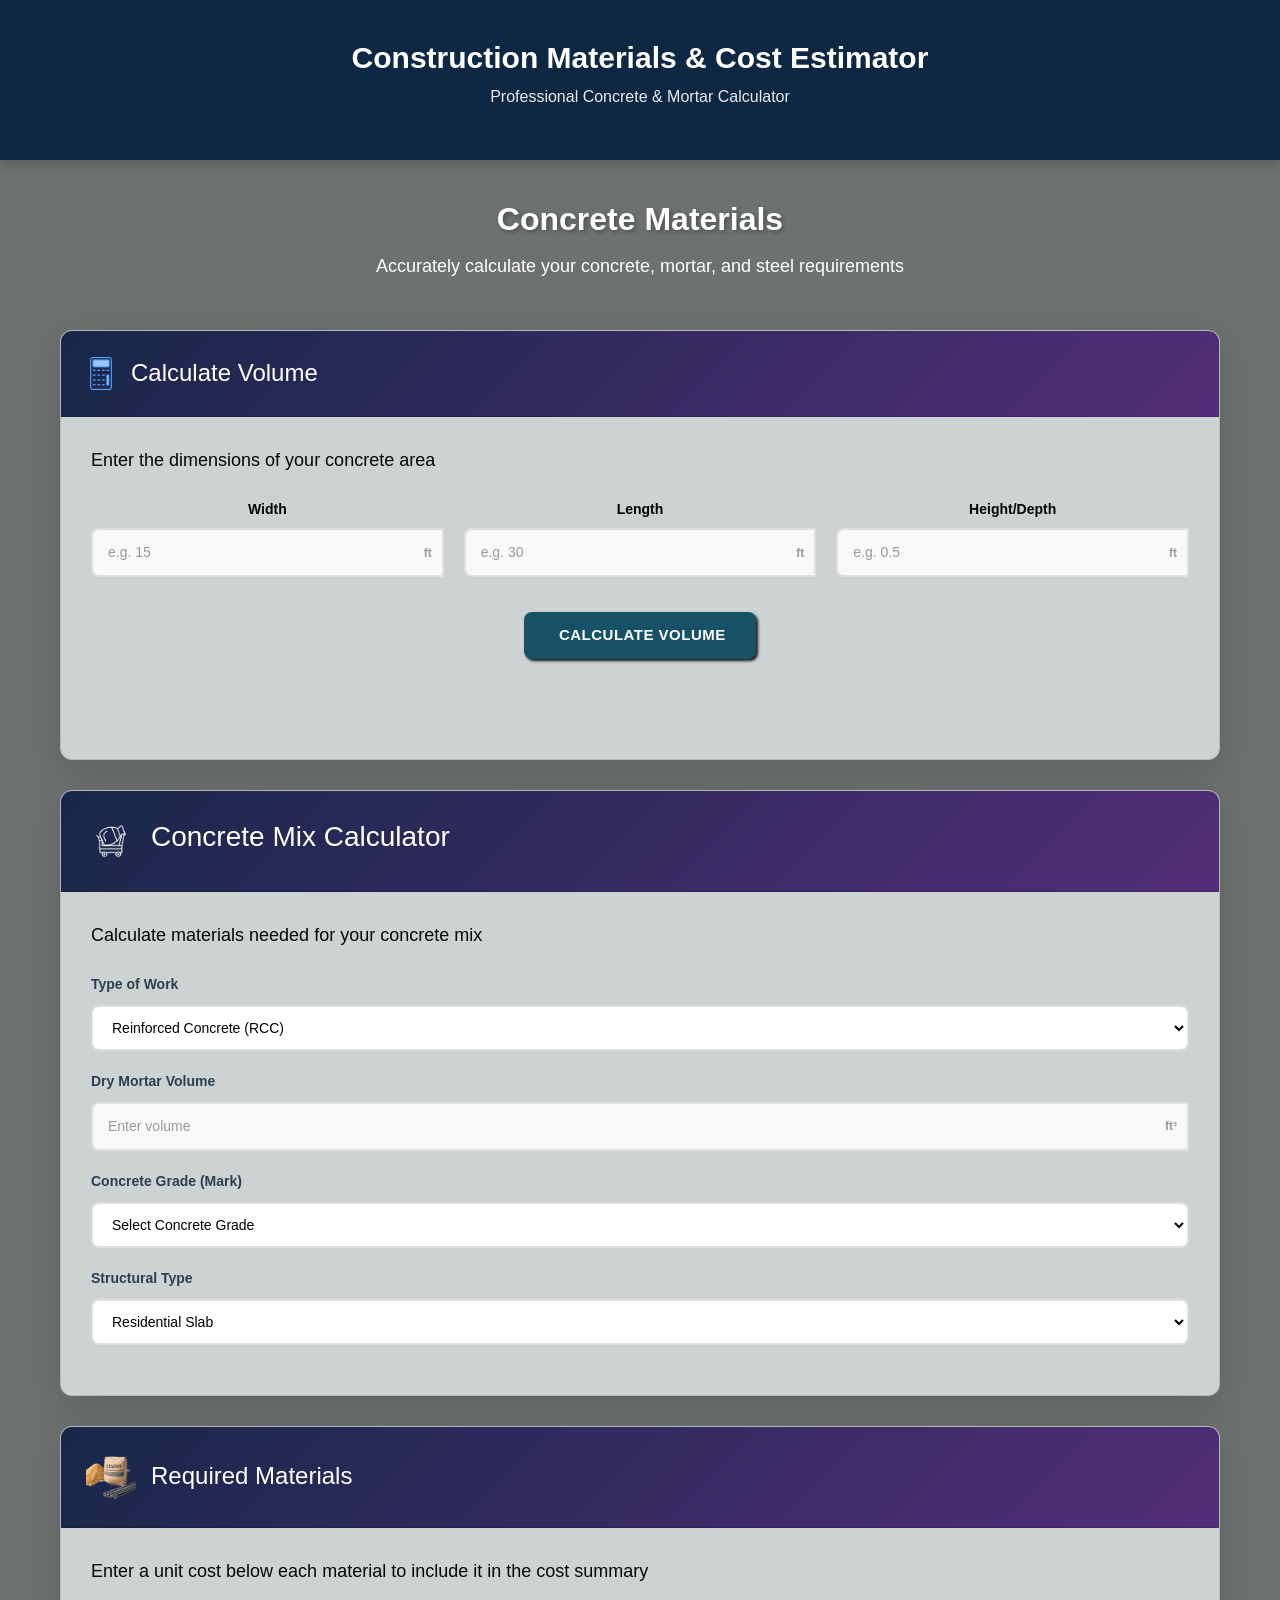
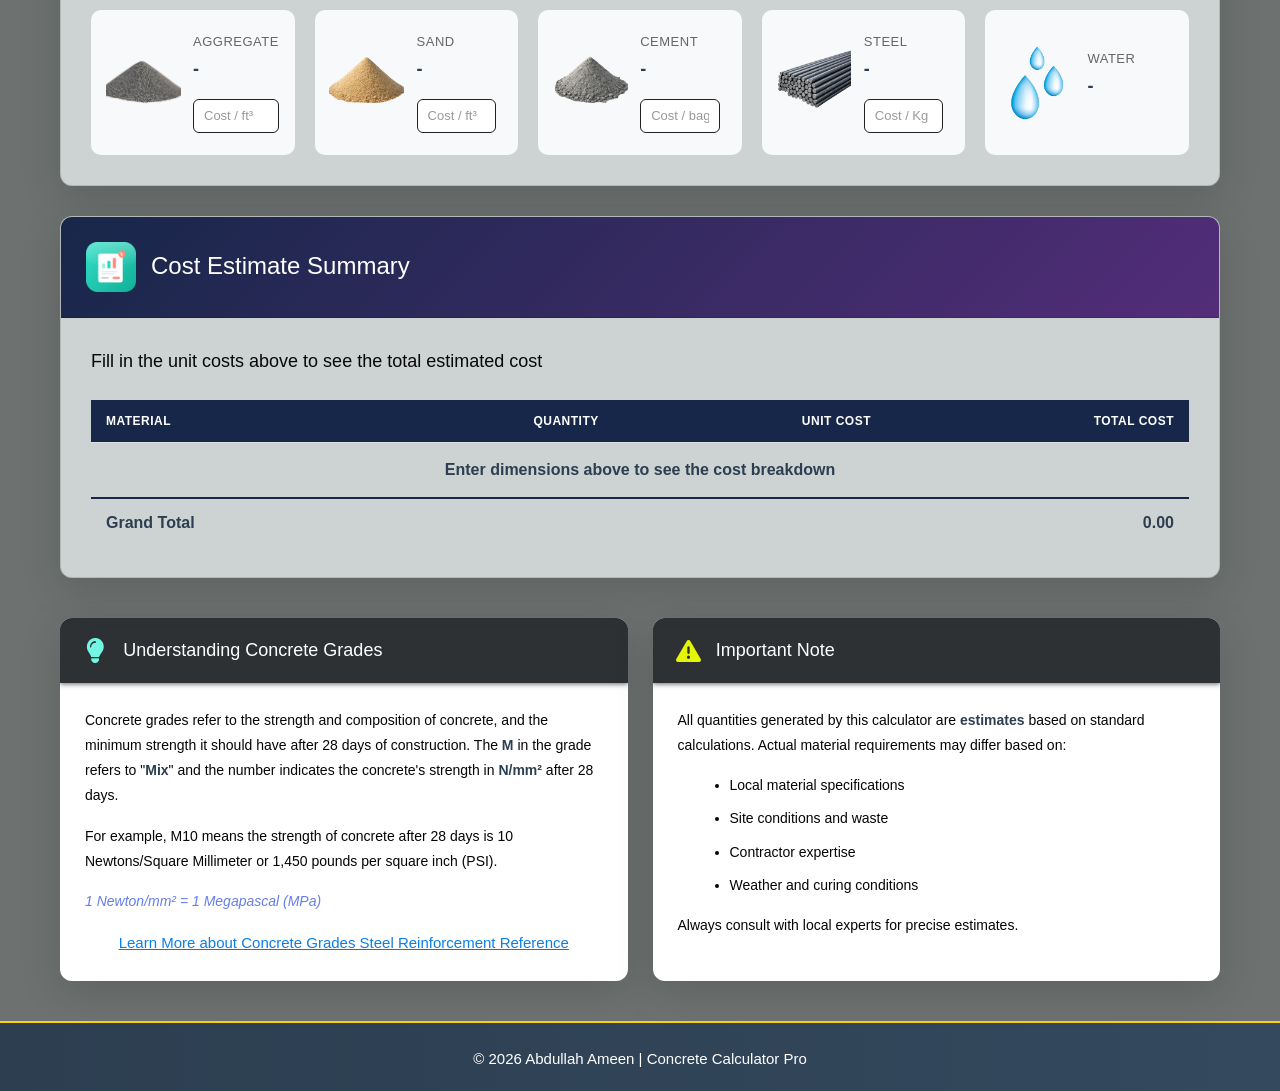
<file: index.html>
<!DOCTYPE html>
<html lang="en">
<head>
    <meta charset="UTF-8">
    <meta name="viewport" content="width=device-width, initial-scale=1.0">  
    <link rel="stylesheet" href="css/bootstrap.min.css">
    <link rel="stylesheet" href="css/style.css">
    <link rel="stylesheet" href="data/all.min.css">
    <title>Concrete Materials Calculator - Professional Grade</title>
    <meta property="og:image:type" content="data/materials.png" />
</head>
<body>
    <!-- Navigation Header -->
    <nav class="navbar">
        <div class="nav-container">
            <div class="nav-brand">
                <span class="nav-brand-text">Construction Materials & Cost Estimator</span>
            </div>
            <p class="nav-subtitle">Professional Concrete & Mortar Calculator</p>
        </div>
    </nav>

    <div class="main-container">
        <!-- Hero Section -->
        <div class="hero-section">
            <div class="hero-content">
                <h1 style="font-size: 32px;">Concrete Materials</h1>
                <p>Accurately calculate your concrete, mortar, and steel requirements</p>
            </div>
        </div>

        <!-- Main Content -->
        <div class="content-wrapper">
            <!-- Volume Calculator Section -->
            <div class="card volume-card">
                <div class="card-header">
                    <img src="data/calculator.png" alt="" class="icon">
                    <h2> Calculate Volume</h2>
                </div>
                <div class="card-body">
                    <p class="section-description">Enter the dimensions of your concrete area</p>
                    <form id="calculationForm" class="dimension-form">
                        <div class="form-row">
                            <div class="form-group">
                                <label for="a">Width</label>
                                <div class="input-group">
                                    <input type="number" id="a" placeholder="e.g. 15" step="0.1" min="0">
                                    <span class="unit">ft</span>
                                </div>
                            </div>
                            <div class="form-group">
                                <label for="b">Length</label>
                                <div class="input-group">
                                    <input type="number" id="b" placeholder="e.g. 30" step="0.1" min="0">
                                    <span class="unit">ft</span>
                                </div>
                            </div>
                            <div class="form-group">
                                <label for="c">Height/Depth</label>
                                <div class="input-group">
                                    <input type="number" id="c" placeholder="e.g. 0.5" step="0.1" min="0">
                                    <span class="unit">ft</span>
                                </div>
                            </div>
                        </div>
                        <button type="button" onclick="calculate()" class="btn btn-primary allignment">
                         &nbsp;Calculate Volume
                        </button>
                    </form>
                    <div id="result" class="result-box"></div>
                </div>
            </div>

            <!-- Mortar Calculator Section -->
            <div class="card mortar-card">
                <div class="card-header">
                    <img src="data/mix.png" alt="" class="icon1">
                    <h3>Concrete Mix Calculator</h3>
                </div>
                <div class="card-body">
                    <p class="section-description">Calculate materials needed for your concrete mix</p>

                    <div class="input-section">
                        <label for="workType" class="label-title">Type of Work</label>
                        <select id="workType" onchange="handleWorkTypeChange()" class="select-grade">
                            <option value="rcc" selected>Reinforced Concrete (RCC)</option>
                            <option value="brick">Brick Masonry</option>
                            <option value="stone">Stone Masonry</option>
                        </select>
                    </div>

                    <div class="input-section">
                        <label for="moratrVolume" class="label-title" id="volumeLabel">Dry Mortar Volume</label>
                        <div class="input-group">
                            <input type="number" id="moratrVolume" placeholder="Enter volume" step="0.1" min="0" oninput="mortarcalculator()">
                            <span class="unit">ft³</span>
                        </div>
                    </div>

                    <div class="input-section" id="concreteGradeSection">
                        <label for="ConcreteMarks" class="label-title">Concrete Grade (Mark)</label>
                        <select id="ConcreteMarks" onchange="mortarcalculator()" class="select-grade">
                            <option value="" disabled selected>Select Concrete Grade</option>
                            <option value="M5-1:5:10">M5 - 1:5:10 (Weak)</option>
                            <option value="M7.5-1:4:8">M7.5 - 1:4:8</option>
                            <option value="M10-1:3:6">M10 - 1:3:6</option>
                            <option value="M15-1:2:4">M15 - 1:2:4</option>
                            <option value="M20-1:1.5:3">M20 - 1:1.5:3</option>
                            <option value="M25-1:1:2">M25 - 1:1:2 (Strong)</option>
                        </select>
                    </div>

                    <div class="input-section" id="structuralTypeSection">
                        <label for="steelType" class="label-title">Structural Type</label>
                        <select id="steelType" onchange="mortarcalculator()" class="select-grade">
                            <option value="residential" selected>Residential Slab</option>
                            <option value="footing">Footing</option>
                            <option value="beam_column">Beam & Column</option>
                            <option value="heavy">Heavily Reinforced</option>
                        </select>
                    </div>

                    <div class="input-section" id="masonryRatioSection" style="display:none;">
                        <label for="masonryRatio" class="label-title">Mortar Ratio (Cement : Sand)</label>
                        <select id="masonryRatio" onchange="mortarcalculator()" class="select-grade">
                            <option value="1:3">1:3 (Rich)</option>
                            <option value="1:4">1:4</option>
                            <option value="1:6" selected>1:6 (Standard)</option>
                            <option value="1:8">1:8 (Lean)</option>
                        </select>
                    </div>
                </div>

            </div>

            <!-- Results Section -->
            <div class="card results-card">
                <div class="card-header">
                    <img src="data/materials.png" alt="" class="icon1">
                    <h2>Required Materials</h2>
                </div>
                <div class="card-body">
                    <p class="section-description">Enter a unit cost below each material to include it in the cost summary</p>
                    <div class="results-grid">
                        <div class="result-item" id="aggregateItem">
                            <div class="result-icon aggregate-icon">
                                <img src="data/aggregate.png" alt="Aggregate" class="result-icon-img">
                            </div>
                            <div class="result-content">
                                <p class="result-label">Aggregate</p>
                                <p class="result-value" id="aggregateResult">-</p>
                                <div class="cost-input">
                                    <input type="number" id="aggregateCost" placeholder="Cost / ft³" min="0" step="0.01" oninput="updateSummary()">
                                </div>
                            </div>
                        </div>
                        <div class="result-item" id="sandItem">
                            <div class="result-icon sand-icon">
                                <img src="data/sand.png" alt="Sand" class="result-icon-img">
                            </div>
                            <div class="result-content">
                                <p class="result-label">Sand</p>
                                <p class="result-value" id="sandResult">-</p>
                                <div class="cost-input">
                                    <input type="number" id="sandCost" placeholder="Cost / ft³" min="0" step="0.01" oninput="updateSummary()">
                                </div>
                            </div>
                        </div>
                        <div class="result-item" id="cementItem">
                            <div class="result-icon cement-icon">
                                <img src="data/cement.png" alt="Cement" class="result-icon-img">
                            </div>
                            <div class="result-content">
                                <p class="result-label">Cement</p>
                                <p class="result-value" id="cementResult">-</p>
                                <div class="cost-input">
                                    <input type="number" id="cementCost" placeholder="Cost / bag" min="0" step="0.01" oninput="updateSummary()">
                                </div>
                            </div>
                        </div>
                        <div class="result-item" id="steelItem">
                            <div class="result-icon steel-icon">
                                <img src="data/steel.png" alt="Steel" class="result-icon-img">
                            </div>
                            <div class="result-content">
                                <p class="result-label">Steel</p>
                                <p class="result-value" id="steelResult">-</p>
                                <div class="cost-input">
                                    <input type="number" id="steelCost" placeholder="Cost / Kg" min="0" step="0.01" oninput="updateSummary()">
                                </div>
                            </div>
                        </div>
                        <div class="result-item" id="bricksItem" style="display:none;">
                            <div class="result-icon bricks-icon">
                                <img src="data/Bricks.png" alt=""  class="result-icon-img">
                            </div>
                            <div class="result-content">
                                <p class="result-label">Bricks</p>
                                <p class="result-value" id="bricksResult">-</p>
                                <div class="cost-input">
                                    <input type="number" id="bricksCost" placeholder="Cost / brick" min="0" step="0.01" oninput="updateSummary()">
                                </div>
                            </div>
                        </div>
                        <div class="result-item" id="stoneItem" style="display:none;">
                            <div class="result-icon stone-icon">
                                <img src="data/stone.png" alt=""  class="result-icon-img">

                            </div>
                            <div class="result-content">
                                <p class="result-label">Stone</p>
                                <p class="result-value" id="stoneResult">-</p>
                                <div class="cost-input">
                                    <input type="number" id="stoneCost" placeholder="Cost / ft³" min="0" step="0.01" oninput="updateSummary()">
                                </div>
                            </div>
                        </div>
                        <div class="result-item" id="waterItem">
                            <div class="result-icon water-icon" >
                                <img src="data/water.png" alt="Water" class="result-icon-img" style="font-size: 12px;">
                            </div>
                            <div class="result-content">
                                <p class="result-label">Water</p>
                                <p class="result-value" id="waterResult">-</p>
                            </div>
                        </div>
                    </div>
                </div>
            </div>

            <!-- Cost Summary Section -->
            <div class="card summary-card">
                <div class="card-header">
                    <img src="data/estimates.png" alt="" class="icon1">

                    <h2>Cost Estimate Summary</h2>
                </div>
                <div class="card-body">
                    <p class="section-description">Fill in the unit costs above to see the total estimated cost</p>
                    <div class="table-responsive">
                        <table class="summary-table">
                            <thead>
                                <tr>
                                    <th>Material</th>
                                    <th>Quantity</th>
                                    <th>Unit Cost</th>
                                    <th>Total Cost</th>
                                </tr>
                            </thead>
                            <tbody id="summaryTableBody">
                                <tr><td colspan="4" class="summary-empty">Enter dimensions above to see the cost breakdown</td></tr>
                            </tbody>
                            <tfoot>
                                <tr class="summary-total-row">
                                    <td colspan="3">Grand Total</td>
                                    <td id="grandTotal">0.00</td>
                                </tr>
                            </tfoot>
                        </table>
                    </div>
                </div>
            </div>

            <!-- Information Section -->
            <div class="info-section">
                <div class="info-card notes-card">
                    <div class="info-header">
                        <i class="fas fa-lightbulb" style="color: #73f7e5; font-size:25px"></i>
                        <h3>Understanding Concrete Grades</h3>
                    </div>
                    <div class="info-content">
                        <p>Concrete grades refer to the strength and composition of concrete, and the minimum strength it should have after 28 days of construction. The <strong>M</strong> in the grade refers to "<strong>Mix</strong>" and the number indicates the concrete's strength in <strong>N/mm²</strong> after 28 days.</p>
                        <p>For example, M10 means the strength of concrete after 28 days is 10 Newtons/Square Millimeter or 1,450 pounds per square inch (PSI).</p>
                        <p><em>1 Newton/mm² = 1 Megapascal (MPa)</em></p>
                        <div style="text-align:center;"><a href="ConcreteMark.html"  target="_blank"><span style="color:rgb(10, 126, 235); font-size:15px;"> Learn More about Concrete Grades Steel Reinforcement Reference</span></a></div>
                    </div>
                </div>

                <div class="info-card disclaimer-card">
                    <div class="info-header">
                        <i class="fas fa-exclamation-triangle" style="color: #e5f506; font-size:25px;"></i>
                        <h3>Important Note</h3>
                    </div>
                    <div class="info-content">
                        <p>All quantities generated by this calculator are <strong>estimates</strong> based on standard calculations. Actual material requirements may differ based on:</p>
                        <ul>
                            <li>Local material specifications</li>
                            <li>Site conditions and waste</li>
                            <li>Contractor expertise</li>
                            <li>Weather and curing conditions</li>
                        </ul>
                        <p>Always consult with local experts for precise estimates.</p>
                    </div>
                </div>
            </div>
        </div>
    </div>

    <!-- Footer -->
    <footer class="footer">
        <div class="footer-content">
            <p class="footer-text">&copy; <span id="year"></span> Abdullah Ameen | Concrete Calculator Pro</p>
        </div>
    </footer>

    <script type="text/javascript" src="js/script.js"></script>
</body>
</html>
</file>
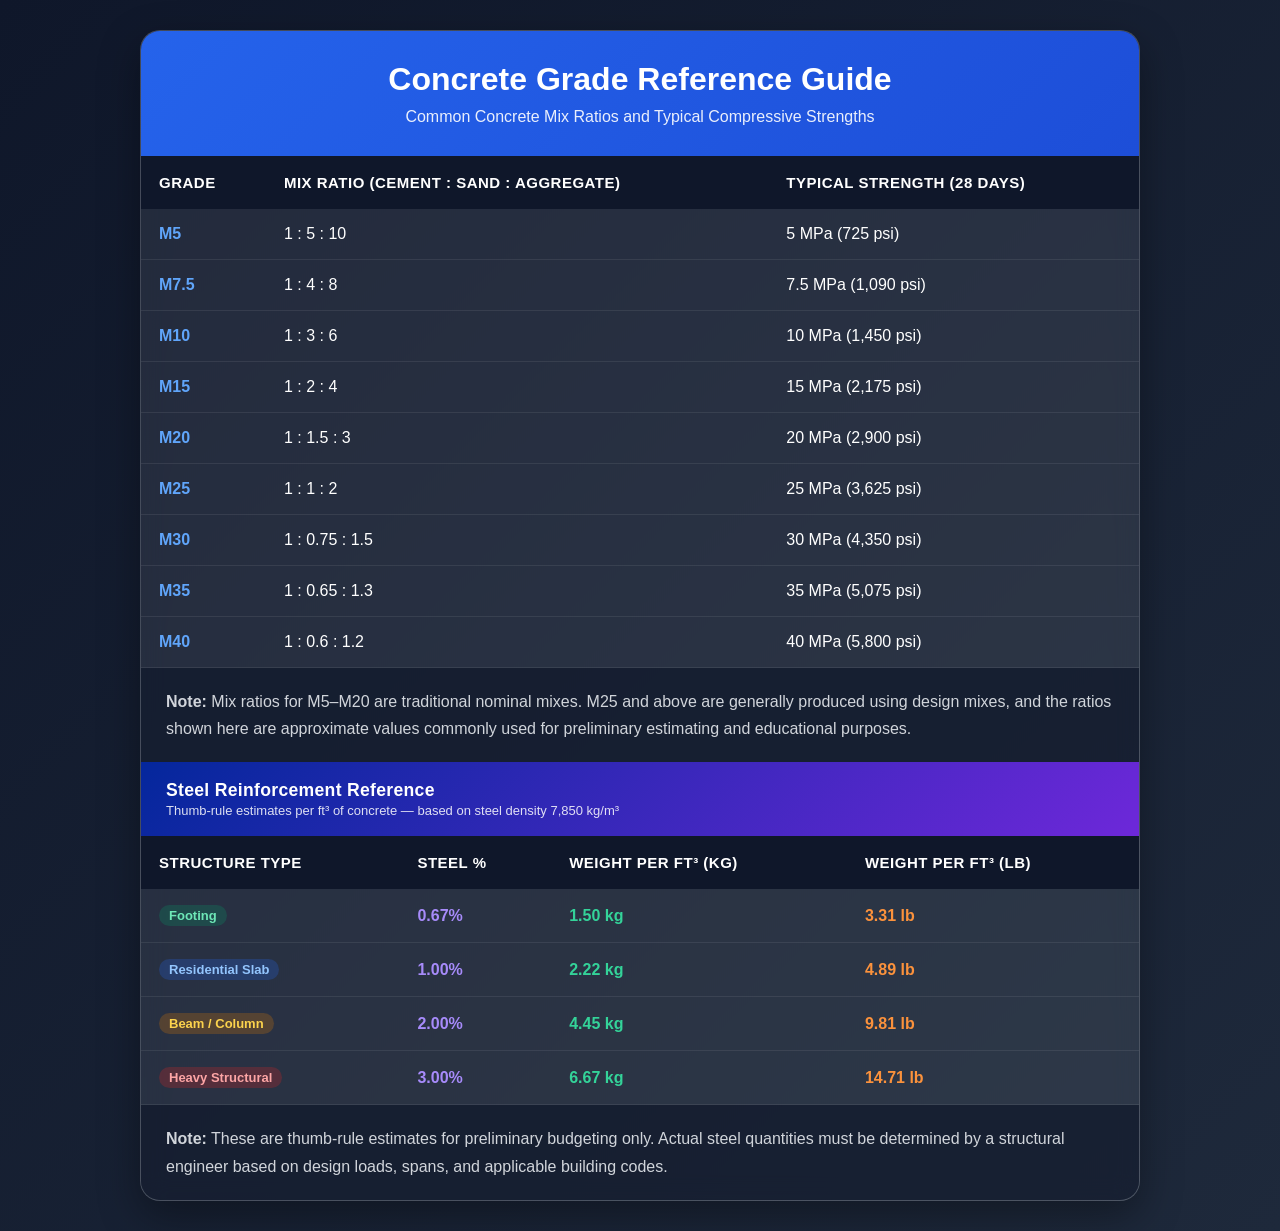
<file: ConcreteMark.html>
<!DOCTYPE html>
<html lang="en">
<head>
<meta charset="UTF-8">
<meta name="viewport" content="width=device-width, initial-scale=1.0">
<title>Concrete Grades Reference</title>

<style>
    *{
        margin:0;
        padding:0;
        box-sizing:border-box;
        font-family: "Segoe UI", Tahoma, Geneva, Verdana, sans-serif;
    }

    body{
        background: linear-gradient(135deg,#0f172a,#1e293b);
        min-height:100vh;
        display:flex;
        justify-content:center;
        align-items:center;
        padding:30px;
        color:#fff;
    }

    .container{
        width:100%;
        max-width:1000px;
        background:rgba(255,255,255,0.08);
        backdrop-filter:blur(12px);
        border:1px solid rgba(255,255,255,0.15);
        border-radius:20px;
        overflow:hidden;
        box-shadow:0 15px 40px rgba(0,0,0,0.35);
    }

    .header{
        text-align:center;
        padding:30px;
        background:linear-gradient(135deg,#2563eb,#1d4ed8);
    }

    .header h1{
        font-size:2rem;
        margin-bottom:10px;
    }

    .header p{
        opacity:0.9;
    }

    table{
        width:100%;
        border-collapse:collapse;
    }

    thead{
        background:#0f172a;
    }

    thead th{
        padding:18px;
        text-align:left;
        font-size:15px;
        letter-spacing:.5px;
        text-transform:uppercase;
    }

    tbody tr{
        transition:0.3s;
        border-bottom:1px solid rgba(255,255,255,0.08);
    }

    tbody tr:hover{
        background:rgba(37,99,235,0.18);
    }

    tbody td{
        padding:16px 18px;
    }

    .grade{
        font-weight:700;
        color:#60a5fa;
    }

    .note{
        padding:20px 25px;
        background:rgba(15,23,42,0.7);
        font-size:14px;
        line-height:1.7;
        color:#d1d5db;
    }

    .section-header{
        padding:18px 25px;
        background:linear-gradient(135deg,#04279c,#6d28d9);
        display:flex;
        align-items:center;
        gap:10px;
    }

    .section-header h2{
        font-size:1.1rem;
        font-weight:600;
        letter-spacing:.3px;
    }

    .section-header p{
        font-size:13px;
        opacity:0.85;
        margin-top:2px;
    }

    .steel-badge{
        display:inline-block;
        padding:3px 10px;
        border-radius:20px;
        font-size:13px;
        font-weight:600;
    }

    .badge-slab    { background:rgba(37,99,235,0.25);  color:#93c5fd; }
    .badge-footing { background:rgba(5,150,105,0.25);  color:#6ee7b7; }
    .badge-beam    { background:rgba(217,119,6,0.25);  color:#fcd34d; }
    .badge-heavy   { background:rgba(220,38,38,0.25);  color:#fca5a5; }

    .pct{ color:#a78bfa; font-weight:700; }
    .kg-val{ color:#34d399; font-weight:600; }
    .lb-val{ color:#fb923c; font-weight:600; }

    @media(max-width:768px){
        table{
            font-size:14px;
        }

        .header h1{
            font-size:1.6rem;
        }
    }
</style>
</head>

<body>

<div class="container">

    <div class="header">
        <h1>Concrete Grade Reference Guide</h1>
        <p>Common Concrete Mix Ratios and Typical Compressive Strengths</p>
    </div>

    <table>
        <thead>
            <tr>
                <th>Grade</th>
                <th>Mix Ratio (Cement : Sand : Aggregate)</th>
                <th>Typical Strength (28 Days)</th>
            </tr>
        </thead>

        <tbody>
            <tr>
                <td class="grade">M5</td>
                <td>1 : 5 : 10</td>
                <td>5 MPa (725 psi)</td>
            </tr>

            <tr>
                <td class="grade">M7.5</td>
                <td>1 : 4 : 8</td>
                <td>7.5 MPa (1,090 psi)</td>
            </tr>

            <tr>
                <td class="grade">M10</td>
                <td>1 : 3 : 6</td>
                <td>10 MPa (1,450 psi)</td>
            </tr>

            <tr>
                <td class="grade">M15</td>
                <td>1 : 2 : 4</td>
                <td>15 MPa (2,175 psi)</td>
            </tr>

            <tr>
                <td class="grade">M20</td>
                <td>1 : 1.5 : 3</td>
                <td>20 MPa (2,900 psi)</td>
            </tr>

            <tr>
                <td class="grade">M25</td>
                <td>1 : 1 : 2</td>
                <td>25 MPa (3,625 psi)</td>
            </tr>

            <tr>
                <td class="grade">M30</td>
                <td>1 : 0.75 : 1.5</td>
                <td>30 MPa (4,350 psi)</td>
            </tr>

            <tr>
                <td class="grade">M35</td>
                <td>1 : 0.65 : 1.3</td>
                <td>35 MPa (5,075 psi)</td>
            </tr>

            <tr>
                <td class="grade">M40</td>
                <td>1 : 0.6 : 1.2</td>
                <td>40 MPa (5,800 psi)</td>
            </tr>
        </tbody>
    </table>

    <div class="note" style="font-size: 16px;">
        <strong>Note:</strong> Mix ratios for M5–M20 are traditional nominal mixes.
        M25 and above are generally produced using design mixes, and the ratios shown
        here are approximate values commonly used for preliminary estimating and educational purposes.
    </div>

    <div class="section-header">
        <div>
            <h2>Steel Reinforcement Reference</h2>
            <p>Thumb-rule estimates per ft³ of concrete &mdash; based on steel density 7,850 kg/m³</p>
        </div>
    </div>

    <table>
        <thead>
            <tr>
                <th>Structure Type</th>
                <th>Steel %</th>
                <th>Weight per ft³ (kg)</th>
                <th>Weight per ft³ (lb)</th>
            </tr>
        </thead>
        <tbody>
            <tr>
                <td><span class="steel-badge badge-footing">Footing</span></td>
                <td class="pct">0.67%</td>
                <td class="kg-val">1.50 kg</td>
                <td class="lb-val">3.31 lb</td>
            </tr>
            <tr>
                <td><span class="steel-badge badge-slab">Residential Slab</span></td>
                <td class="pct">1.00%</td>
                <td class="kg-val">2.22 kg</td>
                <td class="lb-val">4.89 lb</td>
            </tr>
            <tr>
                <td><span class="steel-badge badge-beam">Beam / Column</span></td>
                <td class="pct">2.00%</td>
                <td class="kg-val">4.45 kg</td>
                <td class="lb-val">9.81 lb</td>
            </tr>
            <tr>
                <td><span class="steel-badge badge-heavy">Heavy Structural</span></td>
                <td class="pct">3.00%</td>
                <td class="kg-val">6.67 kg</td>
                <td class="lb-val">14.71 lb</td>
            </tr>
        </tbody>
    </table>

    <div class="note" style="font-size: 16px;">
        <strong>Note:</strong> These are thumb-rule estimates for preliminary budgeting only.
        Actual steel quantities must be determined by a structural engineer based on design loads, spans, and applicable building codes.
    </div>

</div>

</body>
</html>
</file>
<file: css/style.css>
* {
    margin: 0;
    padding: 0;
    box-sizing: border-box;
}

body {
    font-family: 'Segoe UI', Tahoma, Geneva, Verdana, sans-serif;
    background: #6d7271;
    min-height: 100vh;
    color: #333;
}

/* Navigation */
.navbar {
    background: #0e2742;
    color: white;
    padding: 20px 0;
    box-shadow: 0 4px 15px rgba(0, 0, 0, 0.2);
    position: sticky;
    top: 0;
    min-height: 160px;
    z-index: 100;
}

.nav-container {
    max-width: 1200px;
    margin: 0 auto;
    padding: 0 20px;
    box-sizing: border-box;
}

.nav-brand {
    display: flex;
    align-items: center;
    justify-content: center;
    text-align: center;
    gap: 12px;
}

.nav-brand-text {
    font-weight: 700;
    font-size: clamp(18px, 5vw, 30px);
    word-wrap: break-word;
    overflow-wrap: break-word;
}

.nav-subtitle {
    font-size: clamp(13px, 3.5vw, 16px);
    opacity: 0.9;
    margin-top: 5px;
    font-weight: 300;
    text-align: center;
    word-wrap: break-word;
    overflow-wrap: break-word;
}

/* Main Container */
.main-container {
    max-width: 1200px;
    margin: 0 auto;
    padding: 0 20px;
    padding-top: 40px;
    padding-bottom: 40px;
}

/* Hero Section */
.hero-section {
    text-align: center;
    color: white;
    margin-bottom: 50px;
    animation: fadeInDown 0.8s ease-out;
}

.hero-content h1 {
    font-size: 48px;
    font-weight: 800;
    margin-bottom: 15px;
    text-shadow: 2px 2px 4px rgba(0, 0, 0, 0.3);

}

.hero-content p {
    font-size: 18px;
    opacity: 1;
    font-weight: 300;
    text-align: center;
}

/* Cards */
.card {
    background: rgb(205, 211, 211);
    border-radius: 12px;
    box-shadow: 0 10px 40px rgba(0, 0, 0, 0.15);
    margin-bottom: 30px;
    overflow: hidden;
    animation: fadeInUp 0.8s ease-out;
    transition: transform 0.3s ease, box-shadow 0.3s ease;
}

.card:hover {
    transform: translateY(-5px);
    box-shadow: 0 15px 50px rgba(0, 0, 0, 0.2);
}

.card-header {
    background: linear-gradient(135deg, #172749 0%, #532d79 100%);
    color: white;
    padding: 25px;
    display: flex;
    align-items: center;
    gap: 15px;
    font-size: 24px;
}

.card-header h2 {
    font-size: 24px;
    margin: 0;
}

.card-body {
    padding: 30px;
}

.section-description {
    color: #070707;
    margin-bottom: 25px;
    font-size: 18px;
    font-weight: 500;
}

/* Form Styles */
.dimension-form {
    margin-bottom: 20px;
    text-align: center;
}

.form-row {
    display: grid;
    grid-template-columns: repeat(auto-fit, minmax(150px, 1fr));
    gap: 20px;
    margin-bottom: 35px;
}

.form-group {
    display: flex;
    flex-direction: column;
}

.form-group label {
    font-weight: 600;
    margin-bottom: 8px;
    color: #030303;
    font-size: 14px;
}

.input-group {
    position: relative;
    display: flex;
    align-items: center;
}

.input-group input,
.input-group select {
    width: 100%;
    padding: 12px 40px 12px 15px;
    border: 2px solid #e0e0e0;
    border-radius: 8px;
    font-size: 14px;
    transition: all 0.3s ease;
    background: #f9f9f9;
}

.input-group input:focus,
.input-group select:focus {
    outline: none;
    border-color: #667eea;
    background: white;
    box-shadow: 0 0 0 4px rgba(102, 126, 234, 0.1);
}

.input-group input::placeholder {
    color: #999;
}

.unit {
    position: absolute;
    right: 12px;
    color: #999;
    font-weight: 600;
    font-size: 12px;
    pointer-events: none;
}

.input-section {
    margin-bottom: 20px;
}

.label-title {
    display: block;
    font-weight: 600;
    margin-bottom: 10px;
    color: #2c3e50;
    font-size: 14px;
}

#moratrVolume,
#ConcreteMarks {
    width: 100%;
}

.select-grade {
    width: 100%;
    padding: 12px 15px;
    border: 2px solid #e0e0e0;
    border-radius: 8px;
    font-size: 14px;
    background: white;
    cursor: pointer;
    transition: all 0.3s ease;
}

.select-grade:focus {
    outline: none;
    border-color: #667eea;
    box-shadow: 0 0 0 4px rgba(102, 126, 234, 0.1);
}

.select-grade option {
    padding: 8px;
}

/* Buttons */
.btn {
    padding: 12px 30px;
    border: none;
    border-radius: 8px;
    font-size: 15px;
    font-weight: 600;
    cursor: pointer;
    display: inline-flex;
    align-items: center;
    gap: 10px;
    transition: all 0.3s ease;
    text-transform: uppercase;
    letter-spacing: 0.5px;
    text-align: center;
    
    box-shadow:2px 2px 3px rgba(0, 0, 0, 0.9);  
}

.btn-primary {
    background: #175168;
    color: white;
    width: auto;
    text-align: center;
    
}

.btn-primary:hover {
    transform: translateY(-2px);
    box-shadow: 0 8px 20px rgba(102, 126, 234, 0.3);
    
}

.btn-primary:active {
    transform: translateY(0);
}

/* Result Box */
.result-box {
    margin-top: 20px;
    padding: 15px 20px;
    background: linear-gradient(135deg, #e8f4f8 0%, #f0e8f8 100%);
    border-left: 4px solid #667eea;
    border-radius: 8px;
    font-size: 16px;
    font-weight: 600;
    color: #2c3e50;
    min-height: 50px;
    display: flex;
    align-items: center;
    justify-content: center;
    animation: slideInUp 0.5s ease-out;
}

.result-box:empty {
    visibility: hidden;
}

/* Results Grid */
.results-grid {
    display: grid;
    grid-template-columns: repeat(auto-fit, minmax(200px, 1fr));
    gap: 20px;
    margin-top: 20px;
}

.result-item {
    display: flex;
    align-items: center;
    padding: 20px;
    background: #f8f9fa;
    border-radius: 10px;
    border: 2px solid transparent;
    transition: all 0.3s ease;
}

.result-item:hover {
    border-color: #667eea;
    background: #f0f3ff;
    transform: translateY(-3px);
}

.result-icon {
    width: 60px;
    height: 60px;
    border-radius: 50%;
    display: flex;
    align-items: center;
    justify-content: center;
    font-size: 24px;
    margin-right: 20px;
    flex-shrink: 0;
}

.water-icon {
    font-size: 36px;
    color: #2563eb;
}

.result-icon-img {
    width: 75px;
    height: 75px;
    object-fit: contain;
    display: block;
    border-radius: 5px;
}

.result-content {
    flex-grow: 1;
}

.result-label {
    color: #666;
    font-size: 13px;
    font-weight: 500;
    text-transform: uppercase;
    letter-spacing: 0.5px;
    margin-bottom: 5px;
}

.result-value {
    font-size: 18px;
    font-weight: 700;
    color: #2c3e50;
}

/* Info Section */
.info-section {
    display: grid;
    grid-template-columns: repeat(auto-fit, minmax(300px, 1fr));
    gap: 25px;
    margin-top: 40px;
}

.info-card {
    background: white;
    border-radius: 12px;
    box-shadow: 0 10px 40px rgba(0, 0, 0, 0.15);
    overflow: hidden;
    animation: fadeInUp 1s ease-out;
}

.info-header {
    background: #2d3133 ;
    color: white;
    padding: 20px;
    display: flex;
    align-items: center;
    gap: 12px;
    font-size: 20px;
    box-shadow: 0 1px 5px rgba(0, 0, 0, 0.6);
}


.info-header h3 {
    font-size: 18px;
    margin: 0;
}

.info-content {
    padding: 25px;
    line-height: 1.8;
    color: #050505;
    font-size: 14px;
}

.info-content p {
    margin-bottom: 15px;
}

.info-content ul {
    margin-left: 20px;
    margin-bottom: 15px;
}

.info-content li {
    margin-bottom: 8px;
}

.info-content strong {
    color: #2c3e50;
    font-weight: 600;
}

.info-content em {
    color: #667eea;
}

/* Footer */
.footer {
    background: linear-gradient(90deg, #2c3e50 0%, #34495e 100%);
    color: white;
    text-align: center;
    padding: 20px;
    border-top: 2px solid #f7d40e;
    height: 70px;
}

.footer-content p {
    margin: 5px 0;
}

.footer-subtitle {
    font-size: 13px;
    opacity: 0.8;
    font-weight: 300;
    letter-spacing: 1px;
}

/* Animations */
@keyframes fadeInDown {
    from {
        opacity: 0;
        transform: translateY(-30px);
    }
    to {
        opacity: 1;
        transform: translateY(0);
    }
}

@keyframes fadeInUp {
    from {
        opacity: 0;
        transform: translateY(30px);
    }
    to {
        opacity: 1;
        transform: translateY(0);
    }
}

@keyframes slideInUp {
    from {
        opacity: 0;
        transform: translateY(20px);
    }
    to {
        opacity: 1;
        transform: translateY(0);
    }
}

/* Responsive Design */
@media (max-width: 768px) {
    .navbar {
        padding: 15px 0;
        min-height: 0;
    }

    .nav-container {
        padding: 0 15px;
    }

    .hero-content h1 {
        font-size: 32px;
    }

    .hero-content p {
        font-size: 16px;
    }

    .card-header {
        padding: 20px;
        font-size: 20px;
    }

    .card-body {
        padding: 20px;
    }

    .form-row {
        grid-template-columns: 1fr;
    }

    .results-grid {
        grid-template-columns: 1fr;
    }

    .result-item {
        flex-direction: column;
        text-align: center;
    }

    .result-icon {
        margin-right: 0;
        margin-bottom: 15px;
    }
}

/* Utility Classes */
output {
    display: block;
}

input::-webkit-outer-spin-button,
input::-webkit-inner-spin-button {
    -webkit-appearance: none;
    margin: 0;
}

input[type=number] {
    -moz-appearance: textfield;
}

.allignment{
    width: auto;
    text-align: center;
    item-align: center;
}

.icon{
    width: 30px;
    height: 35px;
   
}

.icon1{
    width: 50px;
    height: 50px;
    
}

.footer-text{
    font-size: 15px;

}

/* Cost Inputs on Result Cards */
.cost-input {
    margin-top: 10px;
}

.cost-input input {
    width: 100%;
    max-width: 130px;
    padding: 6px 10px;
    border: 0.5px solid #222121;
    border-radius: 6px;
    font-size: 13px;
    background: white;
}

.cementbag{
    font-size: 13px;
}
.cost-input input:focus {
    outline: none;
    border-color: #667eea;
    box-shadow: 0 0 0 3px rgba(102, 126, 234, 0.15);
}

.cost-input input::placeholder {
    color: #999;
}

/* Cost Summary Table */
.table-responsive {
    overflow-x: auto;
}

.summary-table {
    width: 100%;
    border-collapse: collapse;
    font-size: 14px;
}

.summary-table th,
.summary-table td {
    padding: 12px 15px;
    text-align: left;
    border-bottom: 1px solid #e0e0e0;
}

.summary-table thead th {
    background: #172749;
    color: white;
    font-weight: 600;
    text-transform: uppercase;
    font-size: 12px;
    letter-spacing: 0.5px;
}

.summary-table tbody tr:hover {
    background: #f0f3ff;
}

.summary-table th:not(:first-child),
.summary-table td:not(:first-child) {
    text-align: right;
}

.summary-table tbody td:first-child {
    font-size: 16px;
    font-weight: 700;
    color: #2c3e50;
}

.summary-total-row td {
    font-weight: 700;
    color: #2c3e50;
    border-top: 2px solid #172749;
    border-bottom: none;
    font-size: 16px;
}

.summary-empty {
    text-align: center !important;
    color: #4e4949;
    padding: 15px 15px !important;
}
</file>
